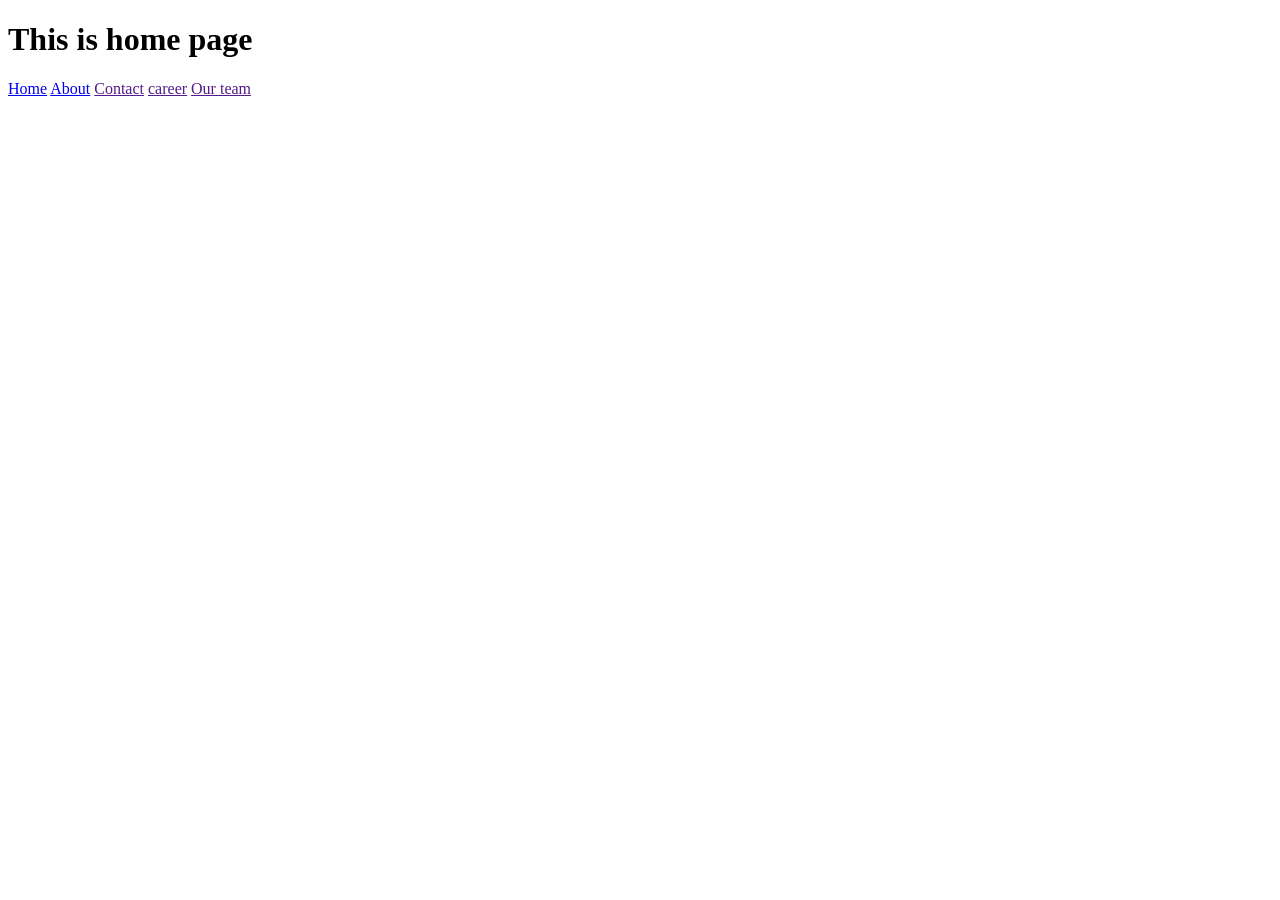
<file: index.html>
<!DOCTYPE html>
<html lang="en">
<head>
    <meta charset="UTF-8">
    <meta name="viewport" content="width=device-width, initial-scale=1.0">
    <title>Document</title>
</head>
<body>
    <h1>This is home page</h1>

    <a href="#">Home</a>
    <a href="./frontend/HTML/Aboutus.html">About</a>
    <a href="">Contact</a>
    <a href="">career</a>
    <a href="">Our team</a>
</body>
</html>
</file>
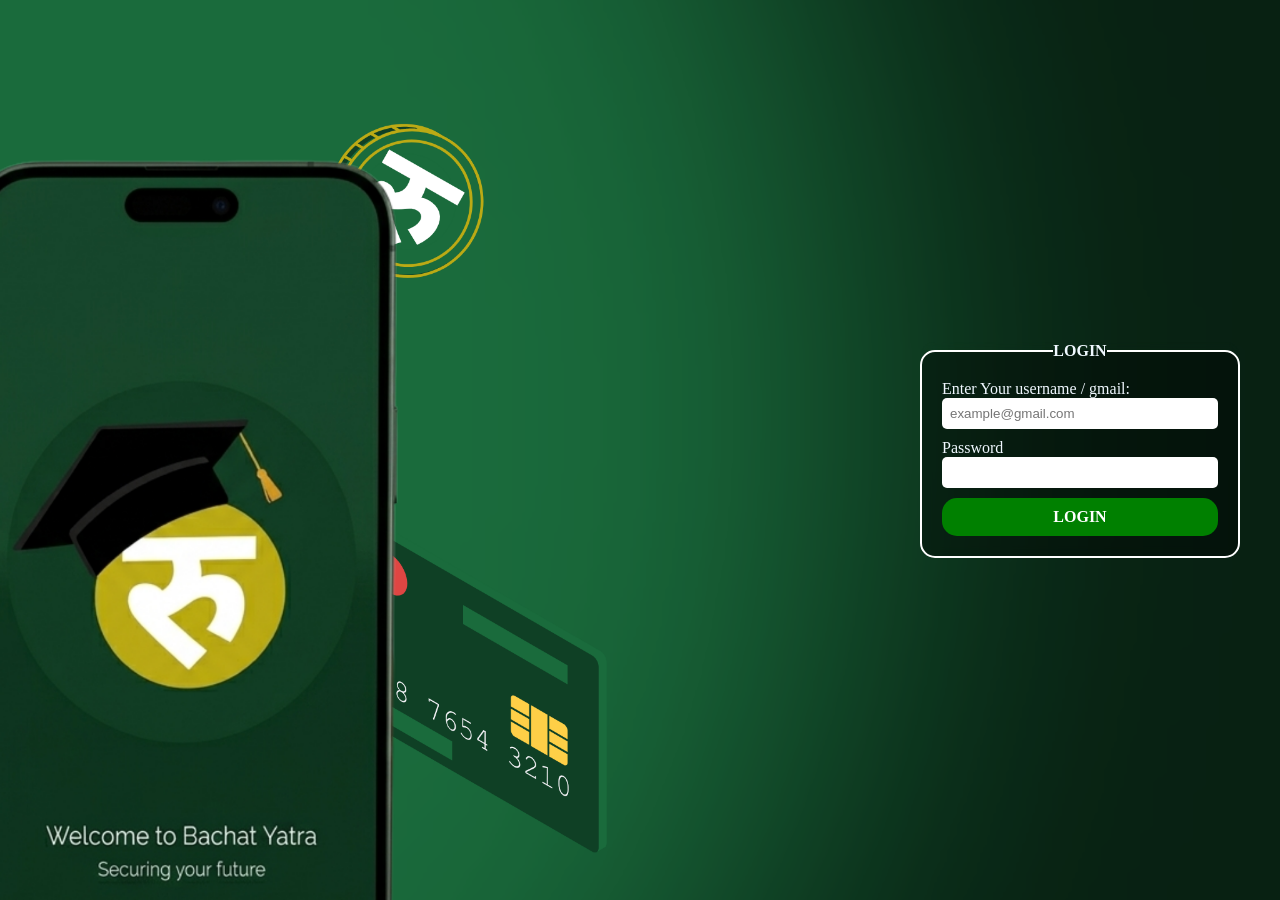
<file: frontend/HTML/index.html>
<!DOCTYPE html>
<html>
<head>
    <link rel="stylesheet" href="../CSS/Login.css">
</head>

<body>

    <div class="field">
        <fieldset class="fieldset">
            <legend class="login">LOGIN</legend>

            <div class="form">
                <label>Enter Your username / gmail:</label><br>
                <input type="text" required placeholder="example@gmail.com">

                <label>Password</label><br>
                <input type="password" required>
            </div>

            <a href="home.html" class="login-btn">LOGIN</a>

        </fieldset>
    </div>

</body>
</html>
</file>
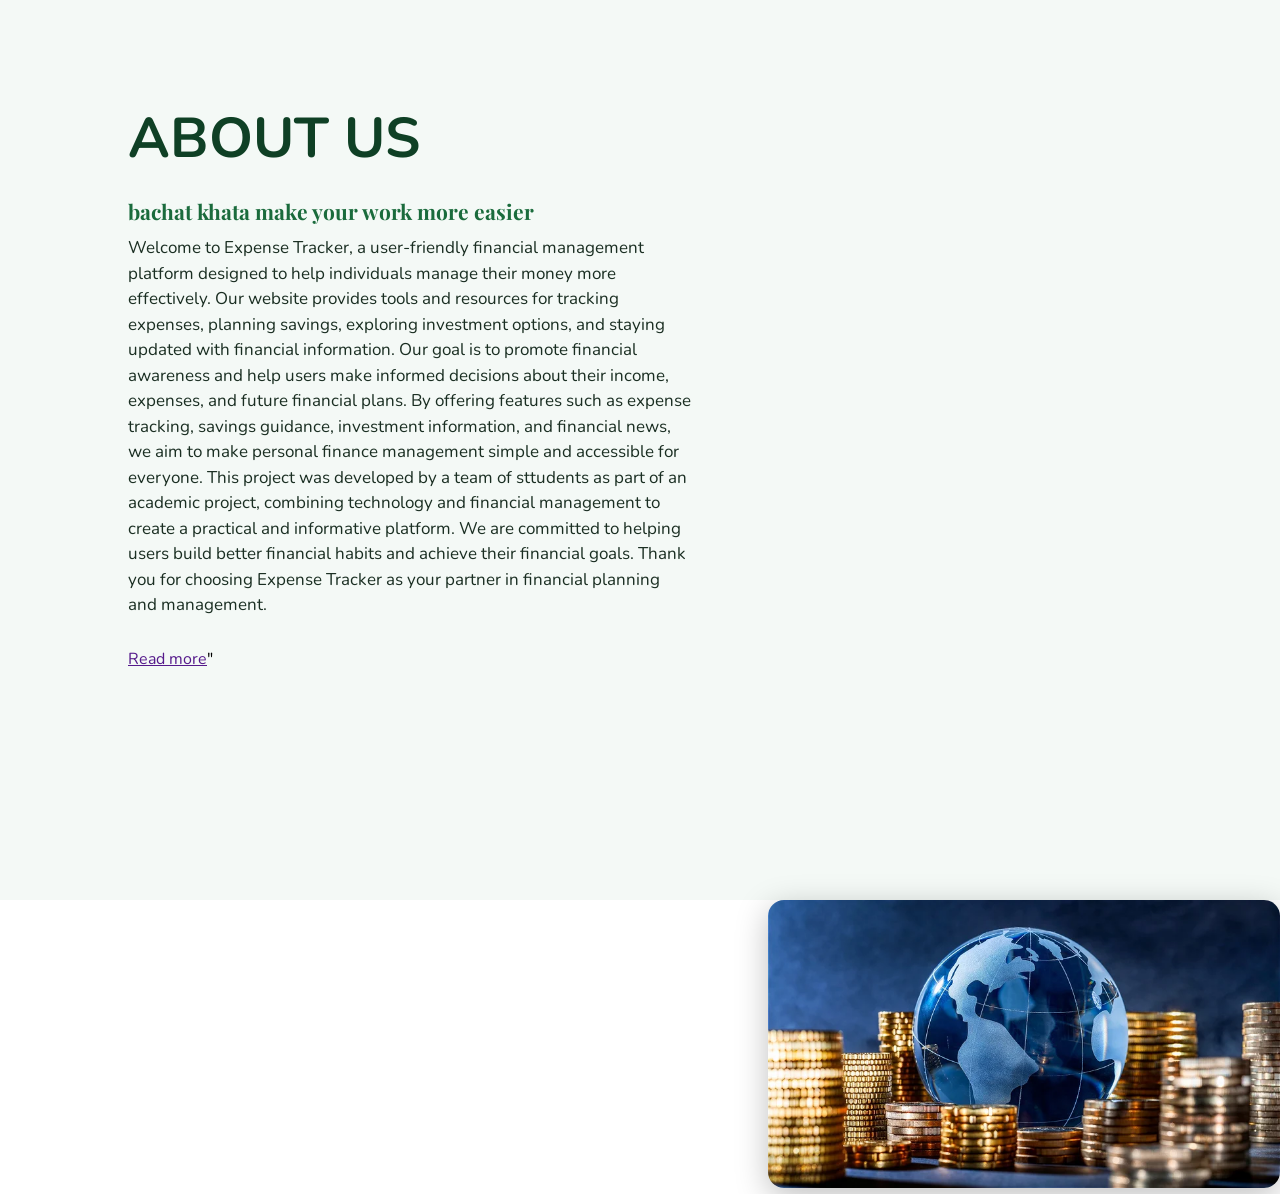
<file: pages/Aboutus.html>
<!DOCTYPE html>
<html>
<head>
    <title>About Us</title>
    <meta charset="ütf-8">
    <meta name= "viewport"content="width=device-width,initial-scale=1.0">
    <link rel="stylesheet" href="../styles/styles.css">
</head>
<body>
    <div class="section">
        <div class="container">
            <div class="content-section">
                <div class="title">
                    <h1>About Us </h1>
                    </div>
                    <div class="content">
                        <h3>bachat khata make your work more easier</h3>
                        <p>
                            Welcome to Expense Tracker, a user-friendly financial management platform designed to help individuals manage their money more effectively. Our website provides tools and resources for tracking expenses, planning savings, exploring investment options, and staying updated with financial information.

Our goal is to promote financial awareness and help users make informed decisions about their income, expenses, and future financial plans. By offering features such as expense tracking, savings guidance, investment information, and financial news, we aim to make personal finance management simple and accessible for everyone.

This project was developed by a team of sttudents as part of an academic project, combining technology and financial management to create a practical and informative platform. We are committed to helping users build better financial habits and achieve their financial goals.

Thank you for choosing Expense Tracker as your partner in financial planning and management.
</p>
<div class ="button">

</div>
                    </div>
                    <a href="">Read more</a>"

                </div>
            </div>
            <div class ="social">
                <a herf=""><i class="fab fa-facebook-f"></i></a>
                <a herf=""><i class="fab fa-facebook-f"></i></a>
                <a herf=""><i class="fab fa-facebook-f"></i></a>
            </div>
        </div>
    </div>
    <div class ="image-section">
        <img src="../images/intro-1704559079.webp">
        </div>
</body></html>
</file>
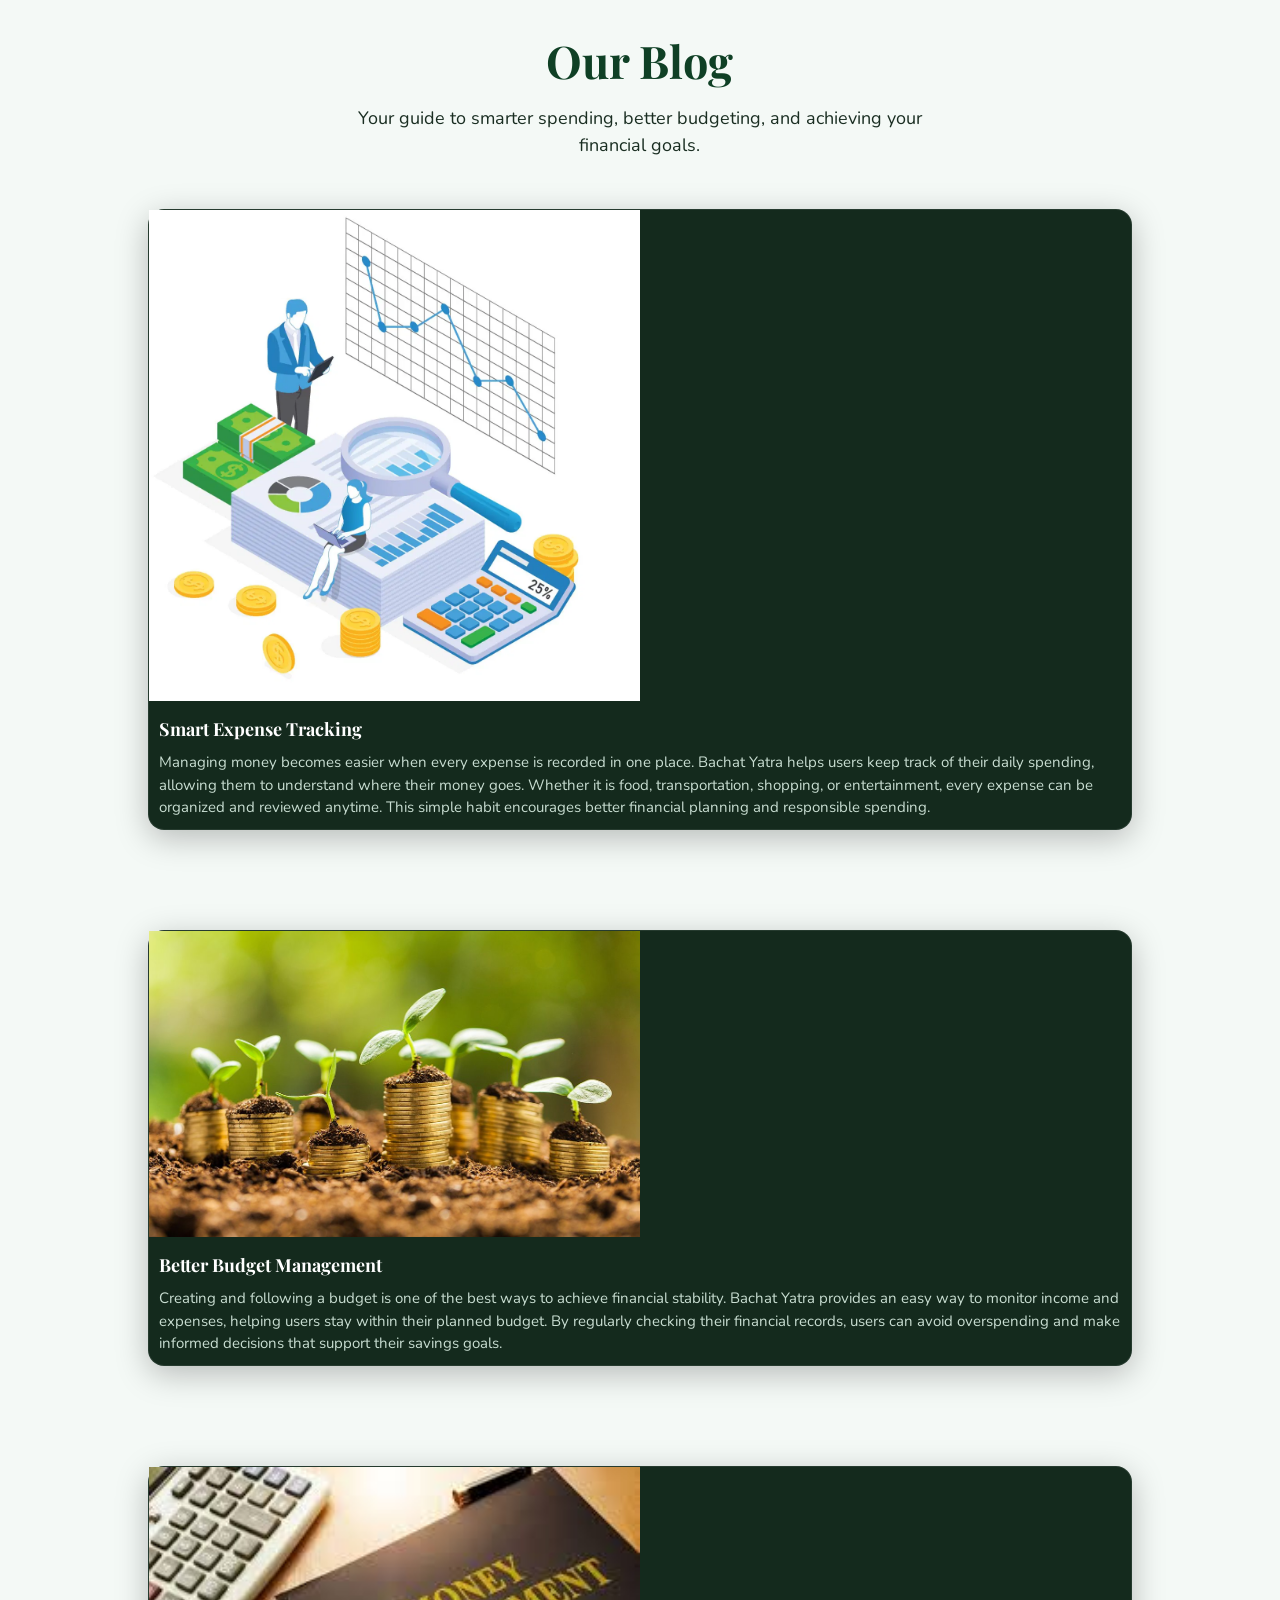
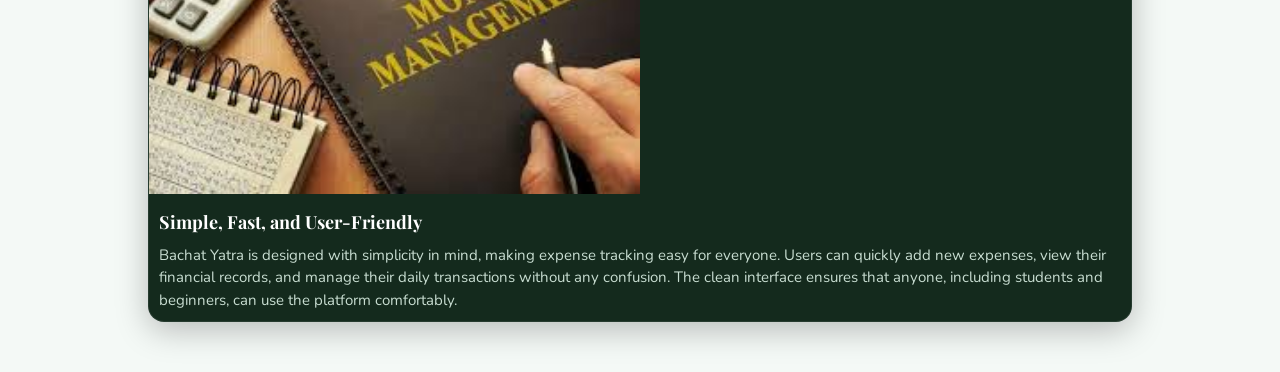
<file: pages/blog.html>
<!DOCTYPE html>
<html>
    <head>
        <title>responsive blog </title>
        <meta charset="UTF-8">
        <meta name="viewport"content="width=device-width,initial-scale=1.0">
        <link rel="stylesheet" href="../styles/blogstyle.css">
    </head>
    <body>
<div class="container">
    <div class="row">
        <div class ="header">
            <h1>Our Blog</h1>
            <p>Your guide to smarter spending, better budgeting, and achieving your financial goals.</p>

        </div>
    <div class="content">
        <div class="card">
            <img src="../images/BBS-6403_Expenses-Revenue.webp" alt="">
            <h4>Smart Expense Tracking</h4>
<p>Managing money becomes easier when every expense is recorded in one place. Bachat Yatra helps users keep track of their daily spending, allowing them to understand where their money goes. Whether it is food, transportation, shopping, or entertainment, every expense can be organized and reviewed anytime. This simple habit encourages better financial planning and responsible spending.
</p>
        </div>
        </div>
    <div class="content">
        <div class="card">
            <img src="../images/Spend-Money-to-Make-Money-1080x675_20210807121240_34zbMS6dhq.jpg">
            <h4>Better Budget Management</h4>

<p>Creating and following a budget is one of the best ways to achieve financial stability. Bachat Yatra provides an easy way to monitor income and expenses, helping users stay within their planned budget. By regularly checking their financial records, users can avoid overspending and make informed decisions that support their savings goals.

</p>
        </div>
    </div>
    <div class="content">
        <div class="card">
            <img src="../images/images.jpg">
            <h4>Simple, Fast, and User-Friendly</h4>

<p>Bachat Yatra is designed with simplicity in mind, making expense tracking easy for everyone. Users can quickly add new expenses, view their financial records, and manage their daily transactions without any confusion. The clean interface ensures that anyone, including students and beginners, can use the platform comfortably.

</p>
</div>
        </div>
    </div>
    </div>
    </div>
</div>



    </body></html>
</file>
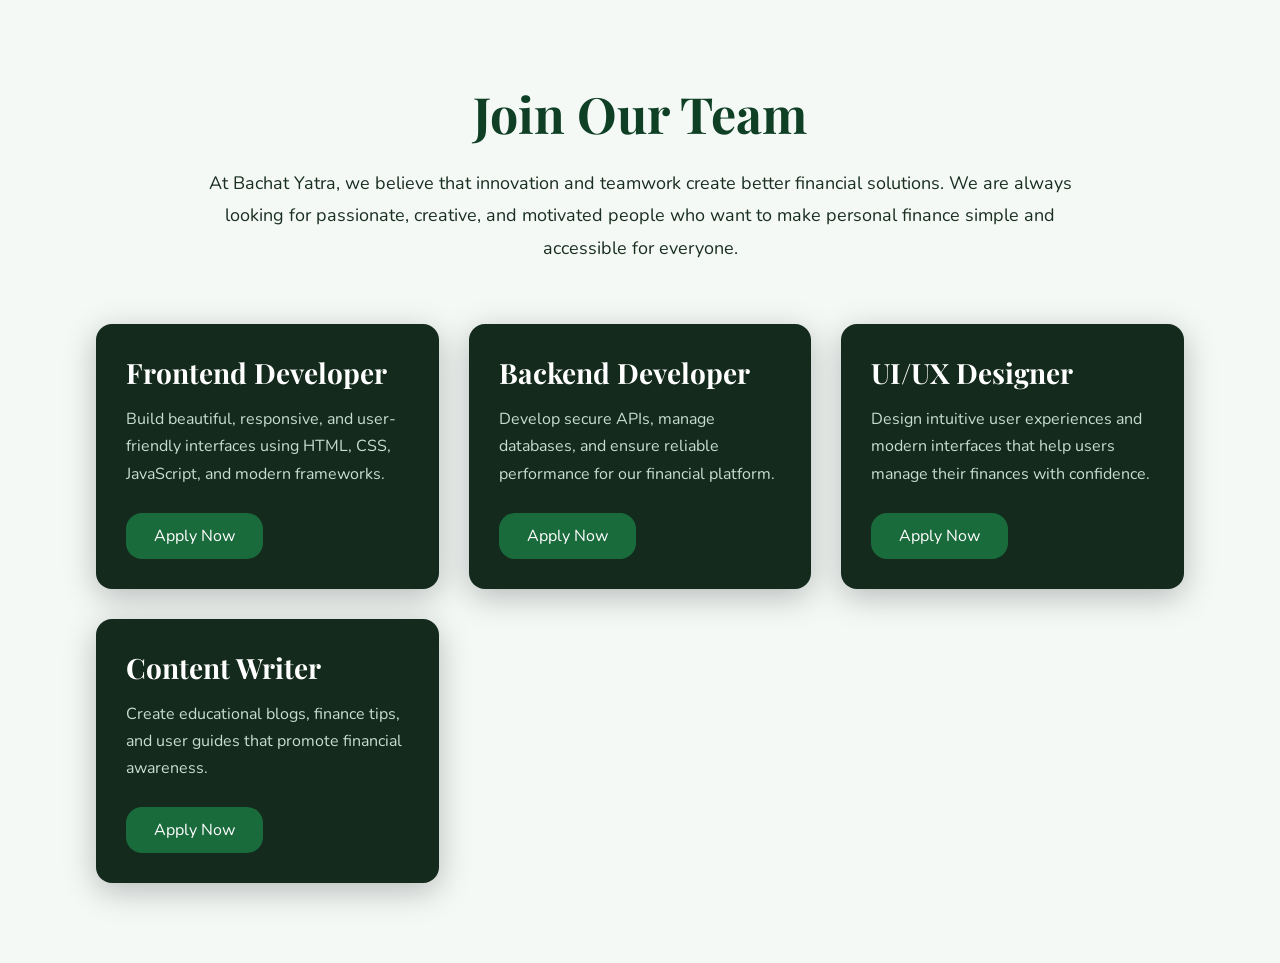
<file: pages/Career.html>
<!DOCTYPE html>
<html lang="en">
<head>
    <meta charset="UTF-8">
    <meta name="viewport" content="width=device-width, initial-scale=1.0">
    <title>Career | Bachat Yatra</title>
    <link rel="stylesheet" href="../styles/careerstyle.css">
</head>

<body>

<section class="career-page">

    <div class="career-wrapper">

        <div class="career-header">
            <h1>Join Our Team</h1>

            <p>
                At Bachat Yatra, we believe that innovation and teamwork create
                better financial solutions. We are always looking for passionate,
                creative, and motivated people who want to make personal finance
                simple and accessible for everyone.
            </p>
        </div>

        <div class="career-cards">

            <div class="career-card">
                <h2>Frontend Developer</h2>

                <p>
                    Build beautiful, responsive, and user-friendly interfaces
                    using HTML, CSS, JavaScript, and modern frameworks.
                </p>

                <a href="#">Apply Now</a>

            </div>

            <div class="career-card">

                <h2>Backend Developer</h2>

                <p>
                    Develop secure APIs, manage databases, and ensure reliable
                    performance for our financial platform.
                </p>

                <a href="#">Apply Now</a>

            </div>

            <div class="career-card">

                <h2>UI/UX Designer</h2>

                <p>
                    Design intuitive user experiences and modern interfaces that
                    help users manage their finances with confidence.
                </p>

                <a href="#">Apply Now</a>

            </div>

            <div class="career-card">

                <h2>Content Writer</h2>

                <p>
                    Create educational blogs, finance tips, and user guides that
                    promote financial awareness.
                </p>

                <a href="#">Apply Now</a>

            </div>

        </div>

    </div>

</section>

</body>

</html>
</file>
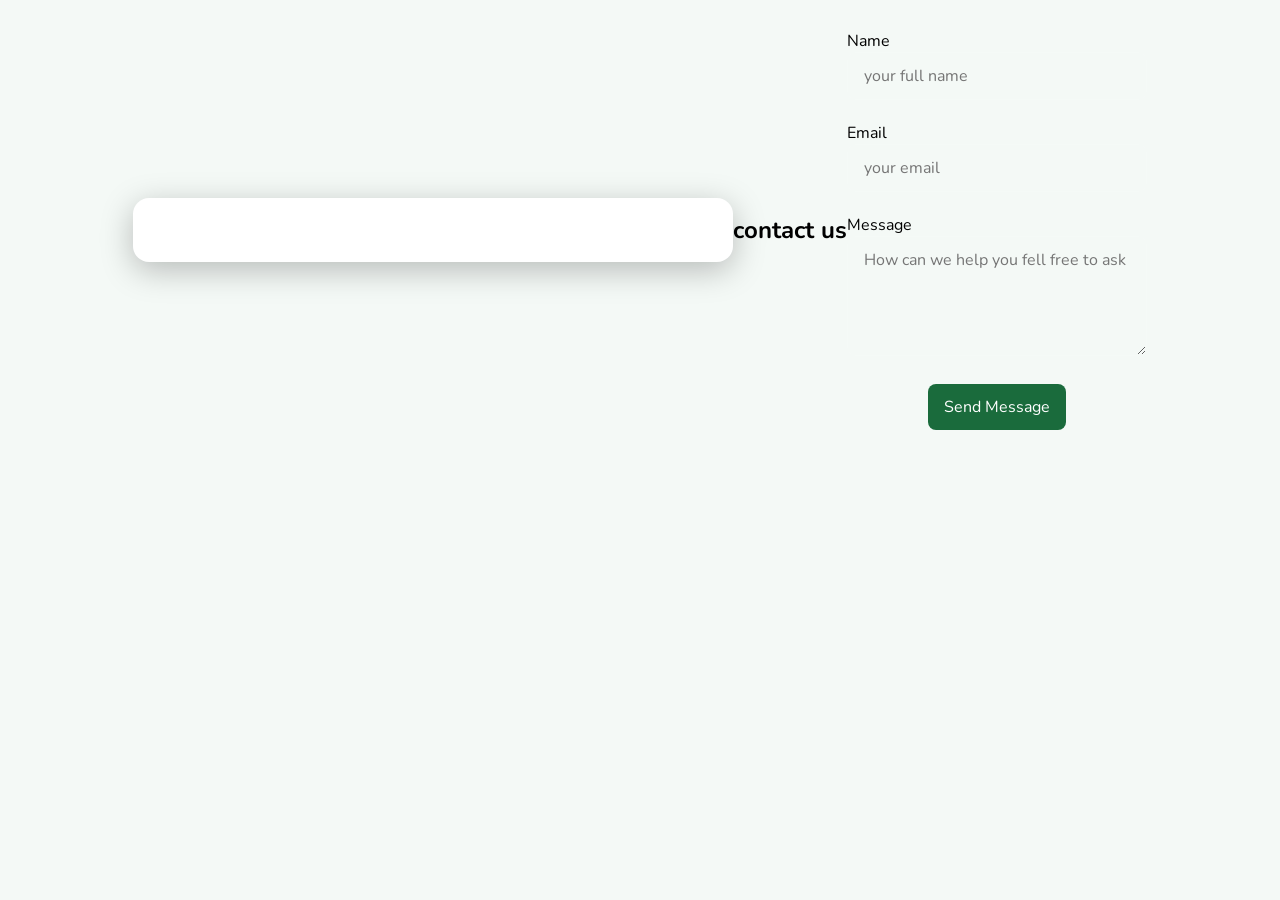
<file: pages/contact.html>
<!DOCTYPE html>
<html lang="ën">
    <head>
        <meta charset="UTF-8">
        <meta name="viewport"content="width=device-width,initial-scale=1.0">
        <link rel="stylesheet" href="../styles/contactstyle.css">
         <title>contact form</title>
    </head>
    <body>
        <div class="contact-container"></div>
        <h2>contact us</h2>
        <form>
            <div class="form-group">
                <label form="name">Name</label>
                <input type="text"name="name" placeholder="your full name"required>

            </div>
            <div class="form-group">
                <label for="ëmail">Email</label>
               <input type="email"name="email" placeholder="your email"required>

            </div>
            <div class="form-group">
            <label for="message">Message</label>
            <textarea name ="message" placeholder="How can we help you fell free to ask"required></textarea>   
          </div> 
       <button type="submit">Send Message</button> 
        </form>     
    </body>
</html>
</file>
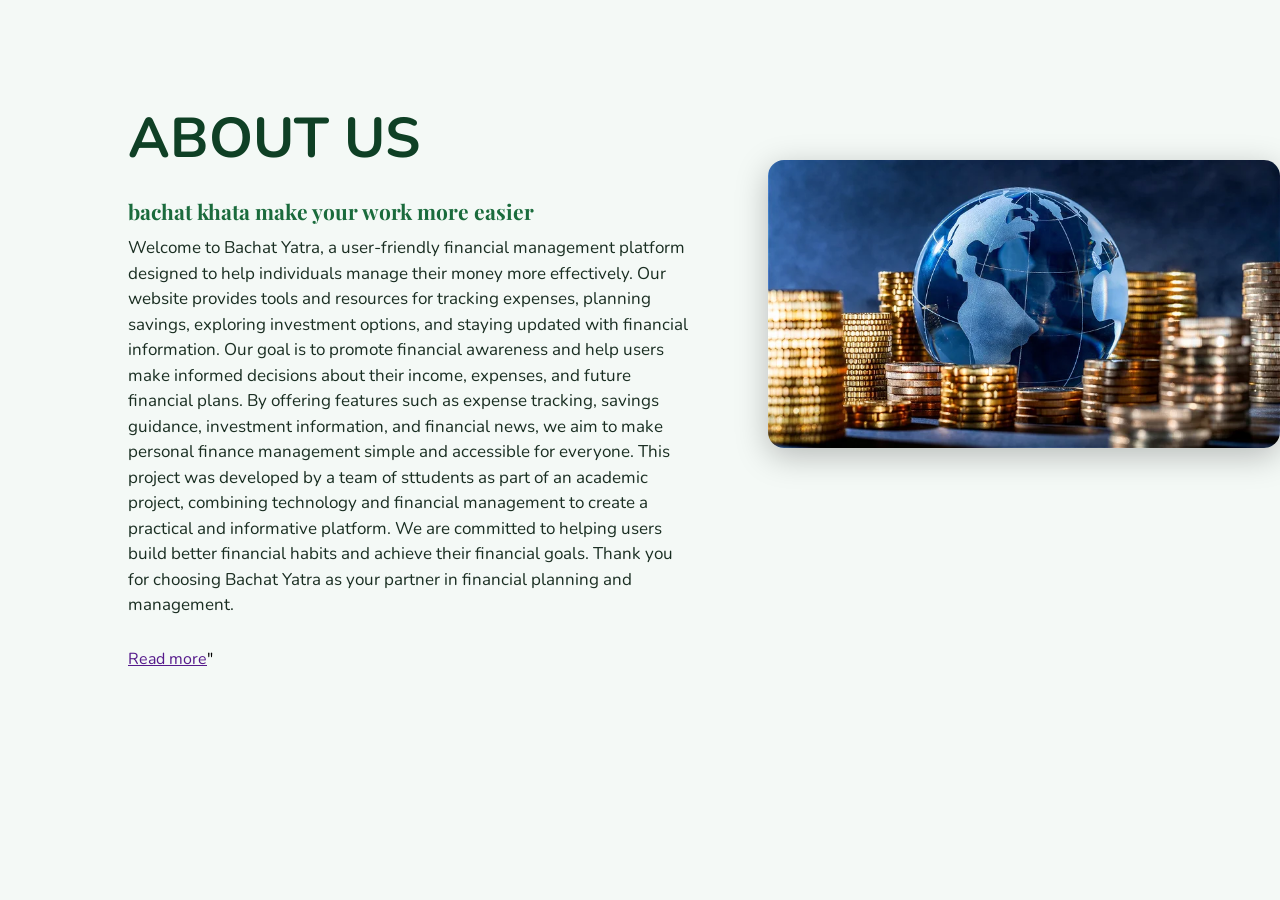
<file: frontend/HTML/Aboutus.html>
<!DOCTYPE html>
<html>
<head>
    <title>About Us</title>
    <meta charset="ütf-8">
    <meta name= "viewport"content="width=device-width,initial-scale=1.0">
    <link rel="stylesheet" href="../CSS/AboutStyle.css">
</head>
<body>
    <main class="ÜltiContainer">
    <div class="section">
        <div class="container">
            <div class="content-section">
                <div class="title">
                    <h1>About Us </h1>
                    </div>
                    <div class="content">
                        <h3>bachat khata make your work more easier</h3>
                        <p>
                            Welcome to Bachat Yatra, a user-friendly financial management platform designed to help individuals manage their money more effectively. Our website provides tools and resources for tracking expenses, planning savings, exploring investment options, and staying updated with financial information.

Our goal is to promote financial awareness and help users make informed decisions about their income, expenses, and future financial plans. By offering features such as expense tracking, savings guidance, investment information, and financial news, we aim to make personal finance management simple and accessible for everyone.

This project was developed by a team of sttudents as part of an academic project, combining technology and financial management to create a practical and informative platform. We are committed to helping users build better financial habits and achieve their financial goals.

Thank you for choosing Bachat Yatra as your partner in financial planning and management.
</p>
<div class ="button">

</div>
                    </div>
                    <a href="">Read more</a>"

                </div>
            </div>
            <div class ="social">
                <a herf=""><i class="fab fa-facebook-f"></i></a>
                <a herf=""><i class="fab fa-facebook-f"></i></a>
                <a herf=""><i class="fab fa-facebook-f"></i></a>
            </div>
        </div>
    </div>
    <div class ="image-section">
        <img src="../assets/intro-1704559079.webp">
        </div>
</body>
</main>
</html>
</file>
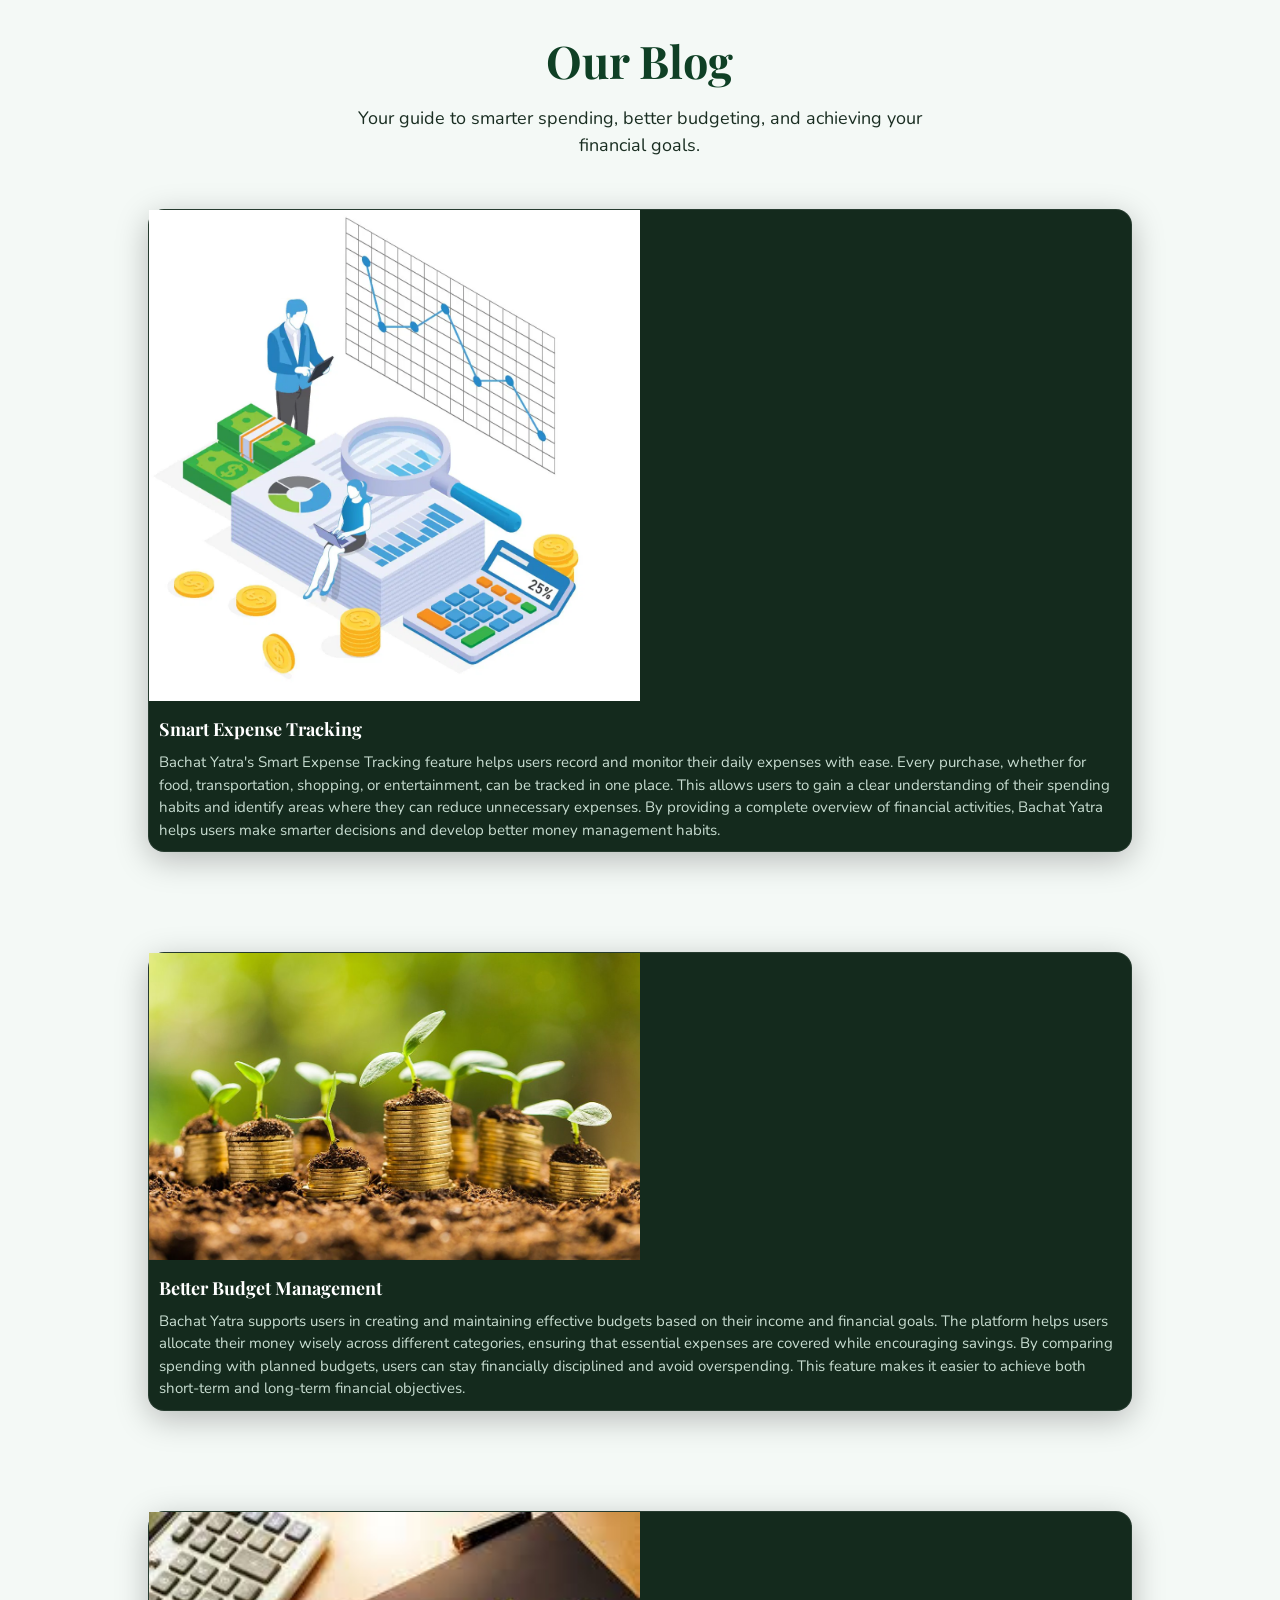
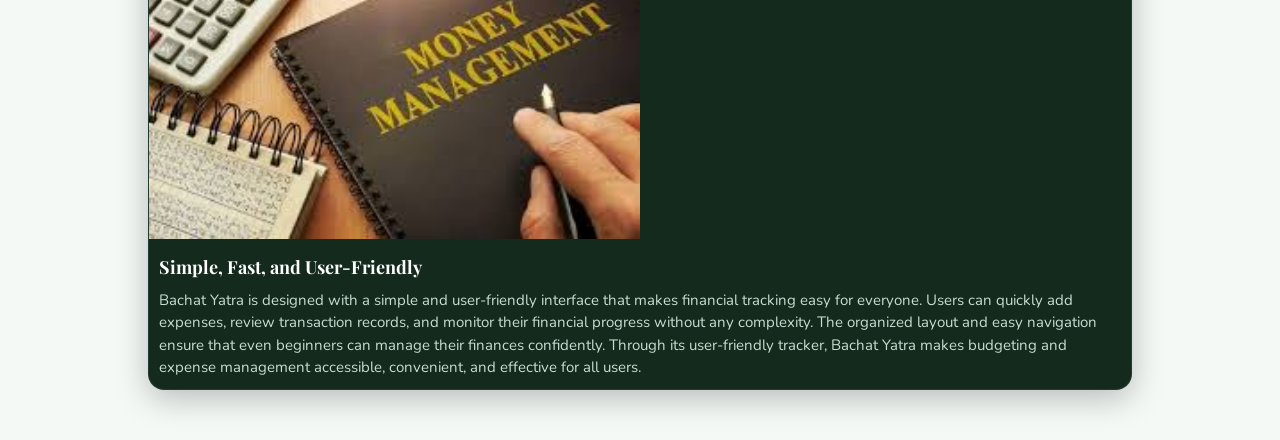
<file: frontend/HTML/blog.html>
<!DOCTYPE html>
<html>
    <head>
        <title>responsive blog </title>
        <meta charset="UTF-8">
        <meta name="viewport"content="width=device-width,initial-scale=1.0">
        <link rel="stylesheet" href="../CSS/blogstyle.css">
    </head>
    <body>
<div class="container">
    <div class="row">
        <div class ="header">
            <h1>Our Blog</h1>
            <p>Your guide to smarter spending, better budgeting, and achieving your financial goals.</p>

        </div>
    <div class="content">
        <div class="card">
            <img src="../assets/BBS-6403_Expenses-Revenue.webp" alt="">
            <h4>Smart Expense Tracking</h4>
<p>Bachat Yatra's Smart Expense Tracking feature helps users record and monitor their daily expenses with ease. Every purchase, whether for food, transportation, shopping, or entertainment, can be tracked in one place. This allows users to gain a clear understanding of their spending habits and identify areas where they can reduce unnecessary expenses. By providing a complete overview of financial activities, Bachat Yatra helps users make smarter decisions and develop better money management habits.</p>
        </div>
        </div>
    <div class="content">
        <div class="card">
            <img src="../assets/Spend-Money-to-Make-Money-1080x675_20210807121240_34zbMS6dhq.jpg">
            <h4>Better Budget Management</h4>

<p>Bachat Yatra supports users in creating and maintaining effective budgets based on their income and financial goals. The platform helps users allocate their money wisely across different categories, ensuring that essential expenses are covered while encouraging savings. By comparing spending with planned budgets, users can stay financially disciplined and avoid overspending. This feature makes it easier to achieve both short-term and long-term financial objectives.
</p>
        </div>
    </div>
    <div class="content">
        <div class="card">
            <img src="../assets/images.jpg">
            <h4>Simple, Fast, and User-Friendly</h4>

<p>Bachat Yatra is designed with a simple and user-friendly interface that makes financial tracking easy for everyone. Users can quickly add expenses, review transaction records, and monitor their financial progress without any complexity. The organized layout and easy navigation ensure that even beginners can manage their finances confidently. Through its user-friendly tracker, Bachat Yatra makes budgeting and expense management accessible, convenient, and effective for all users.
</p>
</div>
        </div>
    </div>
    </div>
    </div>
</div>



    </body></html>
</file>
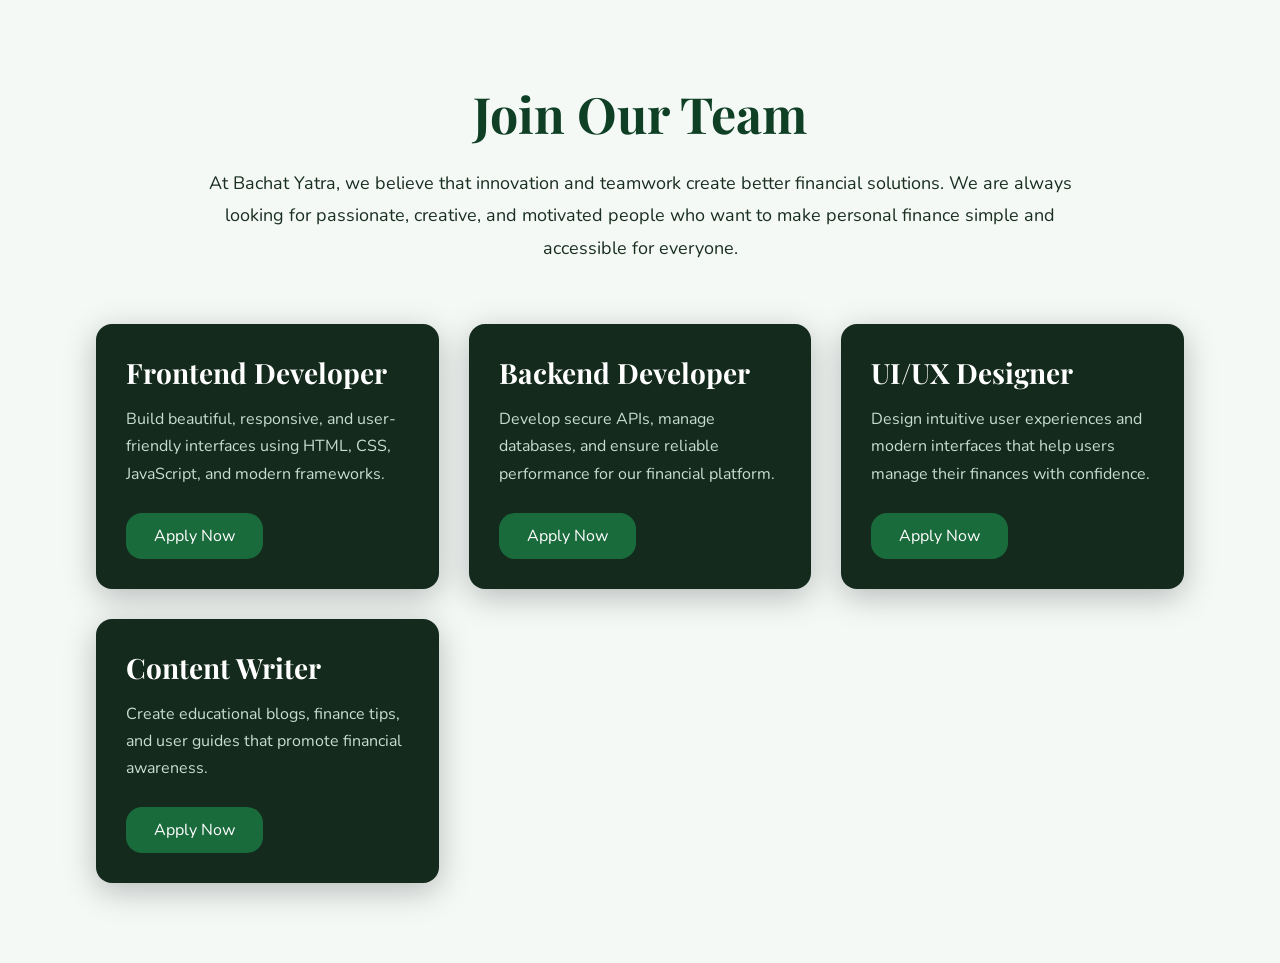
<file: frontend/HTML/Career.html>
<!DOCTYPE html>
<html lang="en">
<head>
    <meta charset="UTF-8">
    <meta name="viewport" content="width=device-width, initial-scale=1.0">
    <title>Career | Bachat Yatra</title>
    <link rel="stylesheet" href="../CSS/careerstyle.css">
</head>

<body>

<section class="career-page">

    <div class="career-wrapper">

        <div class="career-header">
            <h1>Join Our Team</h1>

            <p>
                At Bachat Yatra, we believe that innovation and teamwork create
                better financial solutions. We are always looking for passionate,
                creative, and motivated people who want to make personal finance
                simple and accessible for everyone.
            </p>
        </div>

        <div class="career-cards">

            <div class="career-card">
                <h2>Frontend Developer</h2>

                <p>
                    Build beautiful, responsive, and user-friendly interfaces
                    using HTML, CSS, JavaScript, and modern frameworks.
                </p>

                <a href="#">Apply Now</a>

            </div>

            <div class="career-card">

                <h2>Backend Developer</h2>

                <p>
                    Develop secure APIs, manage databases, and ensure reliable
                    performance for our financial platform.
                </p>

                <a href="#">Apply Now</a>

            </div>

            <div class="career-card">

                <h2>UI/UX Designer</h2>

                <p>
                    Design intuitive user experiences and modern interfaces that
                    help users manage their finances with confidence.
                </p>

                <a href="#">Apply Now</a>

            </div>

            <div class="career-card">

                <h2>Content Writer</h2>

                <p>
                    Create educational blogs, finance tips, and user guides that
                    promote financial awareness.
                </p>

                <a href="#">Apply Now</a>

            </div>

        </div>

    </div>

</section>

</body>

</html>
</file>
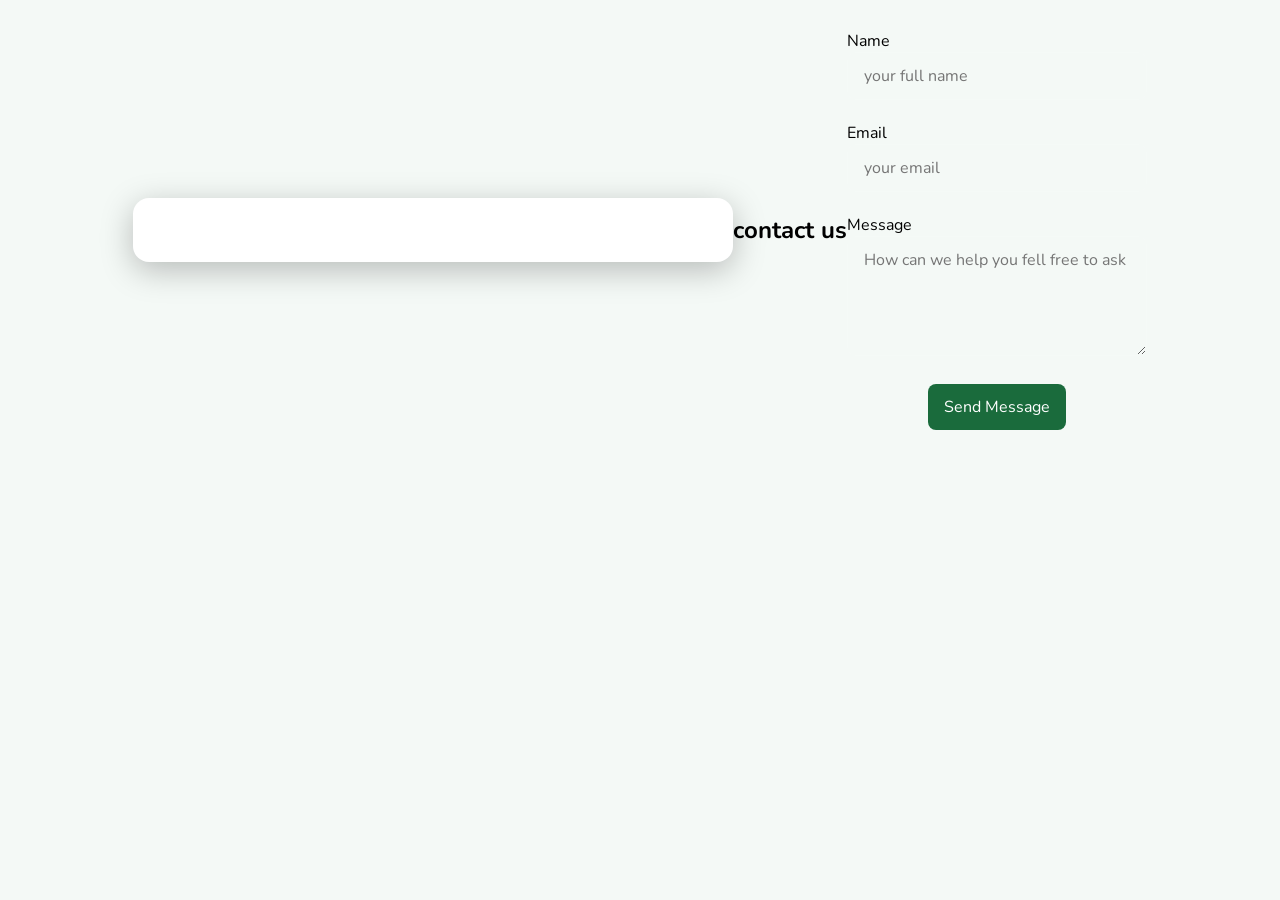
<file: frontend/HTML/contact.html>
<!DOCTYPE html>
<html lang="ën">
    <head>
        <meta charset="UTF-8">
        <meta name="viewport"content="width=device-width,initial-scale=1.0">
        <link rel="stylesheet" href="../CSS/contactstyle.css">
         <title>contact form</title>
    </head>
    <body>
        <div class="contact-container"></div>
        <h2>contact us</h2>
        <form>
            <div class="form-group">
                <label form="name">Name</label>
                <input type="text"name="name" placeholder="your full name"required>

            </div>
            <div class="form-group">
                <label for="ëmail">Email</label>
               <input type="email"name="email" placeholder="your email"required>

            </div>
            <div class="form-group">
            <label for="message">Message</label>
            <textarea name ="message" placeholder="How can we help you fell free to ask"required></textarea>   
          </div> 
       <button type="submit">Send Message</button> 
        </form>     
    </body>
</html>
</file>
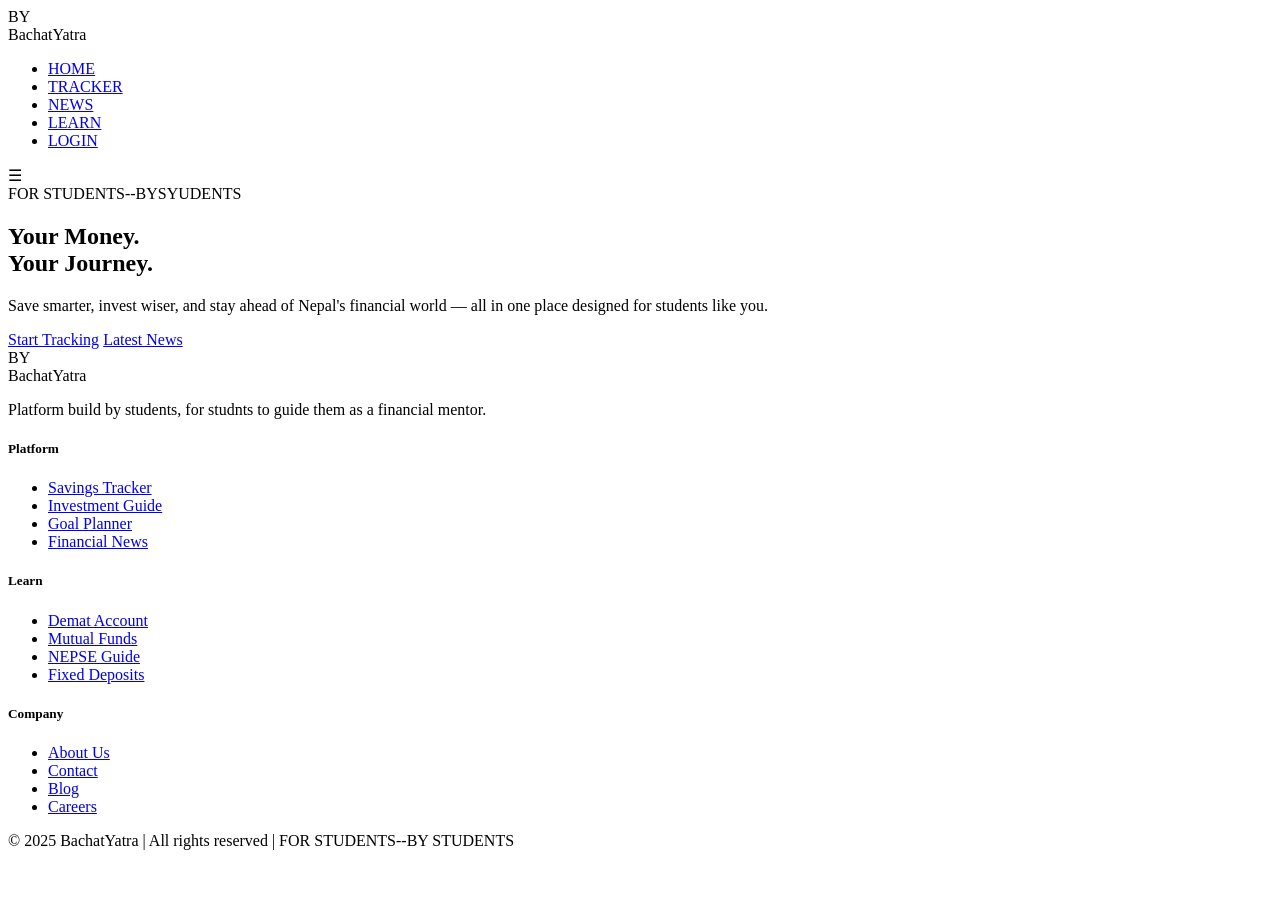
<file: frontend/HTML/news.html>
<!DOCTYPE html>
<html lang="en">
<head>
    <meta charset="UTF-8">
    <meta name="viewport" content="width=device-width, initial-scale=1.0">
    <title>BachatYatra - GenZ don't only spend, we also track and save.</title>
    
</head>

<body>

    <!-- NAVBAR -->
    <div class="navbar">
        <div class="brand">
            <div class="brand-icon">BY</div>
            <span class="brand-name">BachatYatra</span>
        </div>
        <ul class="nav-links">
            <li><a href="#home">HOME</a></li>
            <li><a href="#tracker">TRACKER</a></li>
            <li><a href="#news">NEWS</a></li>
            <li><a href="#learn">LEARN</a></li>
            <li><a href="login.html" class="nav-login">LOGIN</a></li>
        </ul>
        <div class="hamburger" id="hamburger">&#9776;</div>
    </div>

    <!-- HERO -->
    <section class="hero" id="home">
        <div class="hero-content">
            <div class="hero-badge">FOR STUDENTS--BYSYUDENTS</div>
            <h1 class="hero-title">Your Money.<br><span class="accent">Your Journey.</span></h1>
            <p class="hero-sub">
                Save smarter, invest wiser, and stay ahead of Nepal's financial world —
                all in one place designed for students like you.
            </p>
            <div class="hero-buttons">
                <a href="#tracker" class="btn-primary">Start Tracking</a>
                <a href="#news" class="btn-outline">Latest News</a>
            </div>
        </div>
        
        </div>
    </section>

   

    <footer class="footer">
        <div class="footer-top">
            <div class="footer-brand">
                <div class="brand-icon">BY</div>
                <span class="brand-name">BachatYatra</span>
                <p>Platform build by students, for studnts to guide them as a financial mentor.</p>
            </div>
            <div class="footer-links">
                <div class="footer-col">
                    <h5>Platform</h5>
                    <ul>
                        <li><a href="#">Savings Tracker</a></li>
                        <li><a href="#">Investment Guide</a></li>
                        <li><a href="#">Goal Planner</a></li>
                        <li><a href="#">Financial News</a></li>
                    </ul>
                </div>
                <div class="footer-col">
                    <h5>Learn</h5>
                    <ul>
                        <li><a href="#">Demat Account</a></li>
                        <li><a href="#">Mutual Funds</a></li>
                        <li><a href="#">NEPSE Guide</a></li>
                        <li><a href="#">Fixed Deposits</a></li>
                    </ul>
                </div>
                <div class="footer-col">
                    <h5>Company</h5>
                    <ul>
                        <li><a href="#">About Us</a></li>
                        <li><a href="#">Contact</a></li>
                        <li><a href="#">Blog</a></li>
                        <li><a href="#">Careers</a></li>
                    </ul>
                </div>
            </div>
        </div>
        <div class="footer-bottom">
            <p>© 2025 BachatYatra | All rights reserved | FOR STUDENTS--BY STUDENTS</p>
        </div>
    </footer>

    
</body>
</html>
</file>
<file: frontend/CSS/Login.css>
*{
    margin: 0;
    padding: 0;
    box-sizing: border-box;
}

html {
    scroll-behavior: smooth;
}

body{
    background-image: url("../assets/Login-BG-Updated.png");
    width: 100%;
    min-height: 100vh;
    background-color:#1a6b3c ;
    background-size: cover;
    background-position: center center;
    background-repeat: no-repeat;

    display: flex;
    justify-content: flex-end;
    align-items: center;

    overflow-x: hidden;
}

.field{
    display: flex;
    margin-right: 40px;
}

.fieldset{
    width: 320px;
    padding: 20px;
    border-radius: 15px;
    border: 2px solid white;
    background: rgba(0, 0, 0, 0.4);
    backdrop-filter: blur(6px);
}

.login{
    text-align: center;
    color: aliceblue;
    font-weight: bolder;
    background-color: transparent;
}

.form{
    text-align: left;
    color: aliceblue;
}

input{
    width: 100%;
    padding: 8px;
    margin-bottom: 10px;
    border-radius: 5px;
    border: none;
}

.login-btn{
    text-align: center;
    background-color: green;
    color: white;
    display: block;
    padding: 10px;
    border-radius: 15px;
    cursor: pointer;
    text-decoration: none;
    font-weight: bold;
}

.login-btn:hover{
    opacity: 0.9;
}

@media (max-width: 768px){

    body{
        justify-content: center;
        padding: 20px;
    }

    .field{
        margin-right: 0;
        width: 100%;
        justify-content: center;
    }

    .fieldset{
        width: 100%;
        max-width: 320px;
    }
}
</file>
<file: styles/styles.css>
@import url('https://fonts.googleapis.com/css2?family=Playfair+Display:wght@400;700&family=Nunito:wght@300;400;600;700&display=swap');

:root{
    --primary: #1a6b3c;
    --primary-light: #27a85e;
    --primary-dark: #0f4025;
    --accent: #f5c518;
    --accent-dark: #d4a700;
    --bg-dark: #0d1f14;
    --bg-card: #142a1d;
    --bg-light: #f4f9f6;
    --text-white: #ffffff;
    --text-light: #c8ddd1;
    --text-muted: #7aad90;
    --text-dark: #1a2e22;
    --border: rgba(255, 255, 255, 0.08);
    --shadow: 0 8px 32px rgba(0, 0, 0, 0.25);
    --radius: 16px;
    --font-display: 'Playfair Display', serif;
    --font-body: 'Nunito', sans-serif;
}

*{
    margin:0;
    padding:0;
    box-sizing:border-box;
    font-family:var(--font-body);
}

.section{
    width:100%;
    min-height:100vh;
    background-color:var(--bg-light);
}

.container{
    width:80%;
    display:block;
    margin:auto;
    padding-top:100px;
}

.content-section{
    float:left;
    width:55%;
}

.image-section{
    float:right;
    width:40%;
}

.image-section img{
    width:100%;
    height:auto;
    border-radius:var(--radius);
    box-shadow:var(--shadow);
}

.content-section .title{
    text-transform:uppercase;
    font-size:28px;
    color:var(--primary-dark);
    font-family:var(--font-display);
}

.content-section .content h3{
    margin-top:20px;
    color:var(--primary);
    font-size:21px;
    font-family:var(--font-display);
}

.content-section .content p{
    margin-top:10px;
    font-size:17px;
    line-height:1.5;
    color:var(--text-dark);
}

.content-section .button{
    margin-top:30px;
}

.content-section .button a{
    display:inline-block;
    background-color:var(--primary);
    padding:12px 40px;
    text-decoration:none;
    color:var(--text-white);
    font-size:20px;
    letter-spacing:1.5px;
    border-radius:var(--radius);
    transition:0.3s ease;
}

.content-section .button a:hover{
    background-color:var(--accent);
    color:var(--primary-dark);
}

.social{
    margin:10px 40px;
}

.social i{
    color:var(--primary);
    font-size:30px;
    padding:0;
    transition:0.3s ease;
}

.social i:hover{
    color:var(--accent-dark);
}

@media screen and (max-width:768px){

    .container{
        width:80%;
        margin:auto;
        padding-top:50px;
    }

    .content-section{
        float:none;
        width:100%;
        display:block;
        margin:auto;
    }

    .image-section{
        float:none;
        width:100%;
    }

    .image-section img{
        width:100%;
        height:auto;
        display:block;
        margin:auto;
    }

    .content-section .title{
        text-align:center;
        font-size:19px;
    }

    .content-section .button{
        text-align:center;
    }

    .content-section .button a{
        padding:9px 30px;
    }

    .social{
        text-align:center;
    }
}
</file>
<file: styles/blogstyle.css>
@import url('https://fonts.googleapis.com/css2?family=Playfair+Display:wght@400;700&family=Nunito:wght@300;400;600;700&display=swap');

:root{
    --primary: #1a6b3c;
    --primary-light: #27a85e;
    --primary-dark: #0f4025;
    --accent: #f5c518;
    --accent-dark: #d4a700;
    --bg-dark: #0d1f14;
    --bg-card: #142a1d;
    --bg-light: #f4f9f6;
    --text-white: #ffffff;
    --text-light: #c8ddd1;
    --text-muted: #7aad90;
    --text-dark: #1a2e22;
    --border: rgba(255, 255, 255, 0.08);
    --shadow: 0 8px 32px rgba(0, 0, 0, 0.25);
    --radius: 16px;
    --font-display: 'Playfair Display', serif;
    --font-body: 'Nunito', sans-serif;
}

*{
    margin:0px;
    padding:0px;
    box-sizing:border-box;
    font-family:var(--font-body);
}

.container{
    width:100%;
    background-color:var(--bg-light);
}

.container .row{
    width:80%;
    margin:auto;
}

.container .row .header{
    width:60%;
    text-align:center;
    margin:auto;
}

.container .row .header h1{
    padding-top:30px;
    font-size:45px;
    color:var(--primary-dark);
    font-family:var(--font-display);
}

.container .row .header p{
    margin-top:15px;
    font-size:18px;
    line-height:1.5;
    color:var(--text-dark);
    font-family:var(--font-body);
}

.content{
    display:flex;
    justify-content:center;
    align-items:center;
    margin:auto;
}

.content .card{
    flex:1;
    margin:50px 20px;
    box-shadow:var(--shadow);
    background-color:var(--bg-card);
    border:1px solid var(--border);
    border-radius:var(--radius);
}

.content .card img{
    width:50%;
    height:auto;
}

.content .card h4{
    margin-top:10px;
    margin-left:10px;
    font-size:18px;
    color:var(--text-white);
    font-family:var(--font-display);
}

.content .card p{
    font-size:15px;
    color:var(--text-light);
    line-height:1.5;
    padding:10px;
    font-family:var(--font-body);
}

@media screen and (max-width:768px){
    .content{
        flex-direction:column;
    }
}
</file>
<file: styles/careerstyle.css>
@import url('https://fonts.googleapis.com/css2?family=Playfair+Display:wght@400;700&family=Nunito:wght@300;400;600;700&display=swap');

:root{
    --primary:#1a6b3c;
    --primary-light:#27a85e;
    --primary-dark:#0f4025;

    --accent:#f5c518;
    --accent-dark:#d4a700;

    --bg-dark:#0d1f14;
    --bg-card:#142a1d;
    --bg-light:#f4f9f6;

    --text-white:#ffffff;
    --text-light:#c8ddd1;
    --text-muted:#7aad90;
    --text-dark:#1a2e22;

    --border:rgba(255,255,255,0.08);
    --shadow:0 8px 32px rgba(0,0,0,0.25);
    --radius:16px;

    --font-display:'Playfair Display',serif;
    --font-body:'Nunito',sans-serif;
}

*{
    margin:0;
    padding:0;
    box-sizing:border-box;
    font-family:var(--font-body);
}

body{

    background:var(--bg-light);

}

.career-page{

    width:100%;
    min-height:100vh;
    padding:80px 0;

}

.career-wrapper{

    width:85%;
    margin:auto;

}

.career-header{

    text-align:center;
    margin-bottom:60px;

}

.career-header h1{

    font-size:50px;
    color:var(--primary-dark);
    font-family:var(--font-display);
    margin-bottom:20px;

}

.career-header p{

    font-size:18px;
    color:var(--text-dark);
    line-height:1.8;
    max-width:900px;
    margin:auto;

}

.career-cards{

    display:grid;
    grid-template-columns:repeat(auto-fit,minmax(280px,1fr));
    gap:30px;

}

.career-card{

    background:var(--bg-card);
    padding:30px;
    border-radius:var(--radius);
    box-shadow:var(--shadow);
    transition:.3s;

}

.career-card:hover{

    transform:translateY(-8px);

}

.career-card h2{

    color:var(--text-white);
    font-size:28px;
    margin-bottom:15px;
    font-family:var(--font-display);

}

.career-card p{

    color:var(--text-light);
    line-height:1.7;
    margin-bottom:25px;

}

.career-card a{

    display:inline-block;
    text-decoration:none;
    background:var(--primary);
    color:var(--text-white);
    padding:12px 28px;
    border-radius:var(--radius);
    transition:.3s;

}

.career-card a:hover{

    background:var(--accent);
    color:var(--primary-dark);

}

@media(max-width:768px){

    .career-header h1{

        font-size:38px;

    }

    .career-header p{

        font-size:16px;

    }

}
</file>
<file: styles/contactstyle.css>
@import url('https://fonts.googleapis.com/css2?family=Playfair+Display:wght@400;700&family=Nunito:wght@300;400;600;700&display=swap');

:root{
    --primary: #1a6b3c;
    --primary-light: #27a85e;
    --primary-dark: #0f4025;
    --accent: #f5c518;
    --accent-dark: #d4a700;
    --bg-dark: #0d1f14;
    --bg-card: #142a1d;
    --bg-light: #f4f9f6;
    --text-white: #ffffff;
    --text-light: #c8ddd1;
    --text-muted: #7aad90;
    --text-dark: #1a2e22;
    --border: rgba(255, 255, 255, 0.08);
    --shadow: 0 8px 32px rgba(0, 0, 0, 0.25);
    --radius: 16px;
    --font-display: 'Playfair Display', serif;
    --font-body: 'Nunito', sans-serif;
}

*{
    margin:0px;
    padding:0px;
    box-sizing:border-box;
    font-family:var(--font-body);
}

body{
    background-color:var(--bg-light);
    display:flex;
    justify-content:center;
    align-items:center;
    padding:30px;
}

.contact-container{
    background-color:var(--text-white);
    border-radius:var(--radius);
    box-shadow:var(--shadow);
    max-width:600px;
    width:100%;
    padding:32px;
}

.contact-container h2{
    text-align:center;
    margin-bottom:25px;
    color:var(--primary-dark);
    font-size:32px;
    font-family:var(--font-display);
}

.form-group{
    margin-bottom:22px;
}

input,
textarea{
    width:100%;
    padding:12px 16px;
    border:1px solid var(--border);
    border-radius:8px;
    font-size:16px;
    background-color:var(--bg-light);
    color:var(--text-dark);
}

input:focus,
textarea:focus{
    border:1px solid var(--primary);
    box-shadow:0 0 5px rgba(26, 107, 60, 0.3);
    outline:none;
}

textarea{
    resize:vertical;
    min-height:120px;
}

button{
    display:block;
    margin:auto;
    background-color:var(--primary);
    color:var(--text-white);
    border:none;
    padding:12px 16px;
    font-size:16px;
    border-radius:8px;
    cursor:pointer;
    transition:0.3s ease;
}

button:hover{
    background-color:var(--accent);
    color:var(--primary-dark);
}
</file>
<file: frontend/CSS/AboutStyle.css>
@import url('https://fonts.googleapis.com/css2?family=Playfair+Display:wght@400;700&family=Nunito:wght@300;400;600;700&display=swap');

:root{
    --primary: #1a6b3c;
    --primary-light: #27a85e;
    --primary-dark: #0f4025;
    --accent: #f5c518;
    --accent-dark: #d4a700;
    --bg-dark: #0d1f14;
    --bg-card: #142a1d;
    --bg-light: #f4f9f6;
    --text-white: #ffffff;
    --text-light: #c8ddd1;
    --text-muted: #7aad90;
    --text-dark: #1a2e22;
    --border: rgba(255, 255, 255, 0.08);
    --shadow: 0 8px 32px rgba(0, 0, 0, 0.25);
    --radius: 16px;
    --font-display: 'Playfair Display', serif;
    --font-body: 'Nunito', sans-serif;
}

*{
    margin:0;
    padding:0;
    box-sizing:border-box;
    font-family:var(--font-body);
}

.section{
    width:100%;
    min-height:100vh;
    background-color:var(--bg-light);
}

.UltiContainer {
    display: relative;
}
.container{
    width:80%;
    display:block;
    margin:auto;
    padding-top:100px;
    position: relative;

}

.content-section{
    float:left;
    width:55%;
}

.image-section{
    position: absolute;
    top: 0;
    right: 0;
    width: 40%;
    margin-top: 10rem;
}

.image-section img{
    width:100%;
    height:auto;
    border-radius:var(--radius);
    box-shadow:var(--shadow);
}

.content-section .title{
    text-transform:uppercase;
    font-size:28px;
    color:var(--primary-dark);
    font-family:var(--font-display);
}

.content-section .content h3{
    margin-top:20px;
    color:var(--primary);
    font-size:21px;
    font-family:var(--font-display);
}

.content-section .content p{
    margin-top:10px;
    font-size:17px;
    line-height:1.5;
    color:var(--text-dark);
}

.content-section .button{
    margin-top:30px;
}

.content-section .button a{
    display:inline-block;
    background-color:var(--primary);
    padding:12px 40px;
    text-decoration:none;
    color:var(--text-white);
    font-size:20px;
    letter-spacing:1.5px;
    border-radius:var(--radius);
    transition:0.3s ease;
}

.content-section .button a:hover{
    background-color:var(--accent);
    color:var(--primary-dark);
}

.social{
    margin:10px 40px;
}

.social i{
    color:var(--primary);
    font-size:30px;
    padding:0;
    transition:0.3s ease;
}

.social i:hover{
    color:var(--accent-dark);
}

@media screen and (max-width:768px){

    .container{
        width:80%;
        margin:auto;
        padding-top:50px;
        float: none;
        display: block;
    }

    .content-section{
        float:none;
        width:100%;
        display:block;
        margin:auto;
    }

    .image-section{
        float: none;
        width:100%;
        height: auto;
        display: absolute;
        z-index: -1;
    }

    .image-section img{
        width:100%;
        height:auto;
        display:block;
        margin:auto;
    }

    .content-section .title{
        text-align:center;
        font-size:19px;
    }

    .content-section .button{
        text-align:center;
    }

    .content-section .button a{
        padding:9px 30px;
    }

    .social{
        text-align:center;
    }
}
</file>
<file: frontend/CSS/blogstyle.css>
@import url('https://fonts.googleapis.com/css2?family=Playfair+Display:wght@400;700&family=Nunito:wght@300;400;600;700&display=swap');

:root{
    --primary: #1a6b3c;
    --primary-light: #27a85e;
    --primary-dark: #0f4025;
    --accent: #f5c518;
    --accent-dark: #d4a700;
    --bg-dark: #0d1f14;
    --bg-card: #142a1d;
    --bg-light: #f4f9f6;
    --text-white: #ffffff;
    --text-light: #c8ddd1;
    --text-muted: #7aad90;
    --text-dark: #1a2e22;
    --border: rgba(255, 255, 255, 0.08);
    --shadow: 0 8px 32px rgba(0, 0, 0, 0.25);
    --radius: 16px;
    --font-display: 'Playfair Display', serif;
    --font-body: 'Nunito', sans-serif;
}

*{
    margin:0px;
    padding:0px;
    box-sizing:border-box;
    font-family:var(--font-body);
}

.container{
    width:100%;
    background-color:var(--bg-light);
}

.container .row{
    width:80%;
    margin:auto;
}

.container .row .header{
    width:60%;
    text-align:center;
    margin:auto;
}

.container .row .header h1{
    padding-top:30px;
    font-size:45px;
    color:var(--primary-dark);
    font-family:var(--font-display);
}

.container .row .header p{
    margin-top:15px;
    font-size:18px;
    line-height:1.5;
    color:var(--text-dark);
    font-family:var(--font-body);
}

.content{
    display:flex;
    justify-content:center;
    align-items:center;
    margin:auto;
}

.content .card{
    flex:1;
    margin:50px 20px;
    box-shadow:var(--shadow);
    background-color:var(--bg-card);
    border:1px solid var(--border);
    border-radius:var(--radius);
}

.content .card img{
    width:50%;
    height:auto;
}

.content .card h4{
    margin-top:10px;
    margin-left:10px;
    font-size:18px;
    color:var(--text-white);
    font-family:var(--font-display);
}

.content .card p{
    font-size:15px;
    color:var(--text-light);
    line-height:1.5;
    padding:10px;
    font-family:var(--font-body);
}

@media screen and (max-width:768px){
    .content{
        flex-direction:column;
    }
}
</file>
<file: frontend/CSS/careerstyle.css>
@import url('https://fonts.googleapis.com/css2?family=Playfair+Display:wght@400;700&family=Nunito:wght@300;400;600;700&display=swap');

:root{
    --primary:#1a6b3c;
    --primary-light:#27a85e;
    --primary-dark:#0f4025;

    --accent:#f5c518;
    --accent-dark:#d4a700;

    --bg-dark:#0d1f14;
    --bg-card:#142a1d;
    --bg-light:#f4f9f6;

    --text-white:#ffffff;
    --text-light:#c8ddd1;
    --text-muted:#7aad90;
    --text-dark:#1a2e22;

    --border:rgba(255,255,255,0.08);
    --shadow:0 8px 32px rgba(0,0,0,0.25);
    --radius:16px;

    --font-display:'Playfair Display',serif;
    --font-body:'Nunito',sans-serif;
}

*{
    margin:0;
    padding:0;
    box-sizing:border-box;
    font-family:var(--font-body);
}

body{

    background:var(--bg-light);

}

.career-page{

    width:100%;
    min-height:100vh;
    padding:80px 0;

}

.career-wrapper{

    width:85%;
    margin:auto;

}

.career-header{

    text-align:center;
    margin-bottom:60px;

}

.career-header h1{

    font-size:50px;
    color:var(--primary-dark);
    font-family:var(--font-display);
    margin-bottom:20px;

}

.career-header p{

    font-size:18px;
    color:var(--text-dark);
    line-height:1.8;
    max-width:900px;
    margin:auto;

}

.career-cards{

    display:grid;
    grid-template-columns:repeat(auto-fit,minmax(280px,1fr));
    gap:30px;

}

.career-card{

    background:var(--bg-card);
    padding:30px;
    border-radius:var(--radius);
    box-shadow:var(--shadow);
    transition:.3s;

}

.career-card:hover{

    transform:translateY(-8px);

}

.career-card h2{

    color:var(--text-white);
    font-size:28px;
    margin-bottom:15px;
    font-family:var(--font-display);

}

.career-card p{

    color:var(--text-light);
    line-height:1.7;
    margin-bottom:25px;

}

.career-card a{

    display:inline-block;
    text-decoration:none;
    background:var(--primary);
    color:var(--text-white);
    padding:12px 28px;
    border-radius:var(--radius);
    transition:.3s;

}

.career-card a:hover{

    background:var(--accent);
    color:var(--primary-dark);

}

@media(max-width:768px){

    .career-header h1{

        font-size:38px;

    }

    .career-header p{

        font-size:16px;

    }

}
</file>
<file: frontend/CSS/contactstyle.css>
@import url('https://fonts.googleapis.com/css2?family=Playfair+Display:wght@400;700&family=Nunito:wght@300;400;600;700&display=swap');

:root{
    --primary: #1a6b3c;
    --primary-light: #27a85e;
    --primary-dark: #0f4025;
    --accent: #f5c518;
    --accent-dark: #d4a700;
    --bg-dark: #0d1f14;
    --bg-card: #142a1d;
    --bg-light: #f4f9f6;
    --text-white: #ffffff;
    --text-light: #c8ddd1;
    --text-muted: #7aad90;
    --text-dark: #1a2e22;
    --border: rgba(255, 255, 255, 0.08);
    --shadow: 0 8px 32px rgba(0, 0, 0, 0.25);
    --radius: 16px;
    --font-display: 'Playfair Display', serif;
    --font-body: 'Nunito', sans-serif;
}

*{
    margin:0px;
    padding:0px;
    box-sizing:border-box;
    font-family:var(--font-body);
}

body{
    background-color:var(--bg-light);
    display:flex;
    justify-content:center;
    align-items:center;
    padding:30px;
}

.contact-container{
    background-color:var(--text-white);
    border-radius:var(--radius);
    box-shadow:var(--shadow);
    max-width:600px;
    width:100%;
    padding:32px;
}

.contact-container h2{
    text-align:center;
    margin-bottom:25px;
    color:var(--primary-dark);
    font-size:32px;
    font-family:var(--font-display);
}

.form-group{
    margin-bottom:22px;
}

input,
textarea{
    width:100%;
    padding:12px 16px;
    border:1px solid var(--border);
    border-radius:8px;
    font-size:16px;
    background-color:var(--bg-light);
    color:var(--text-dark);
}

input:focus,
textarea:focus{
    border:1px solid var(--primary);
    box-shadow:0 0 5px rgba(26, 107, 60, 0.3);
    outline:none;
}

textarea{
    resize:vertical;
    min-height:120px;
}

button{
    display:block;
    margin:auto;
    background-color:var(--primary);
    color:var(--text-white);
    border:none;
    padding:12px 16px;
    font-size:16px;
    border-radius:8px;
    cursor:pointer;
    transition:0.3s ease;
}

button:hover{
    background-color:var(--accent);
    color:var(--primary-dark);
}
</file>
